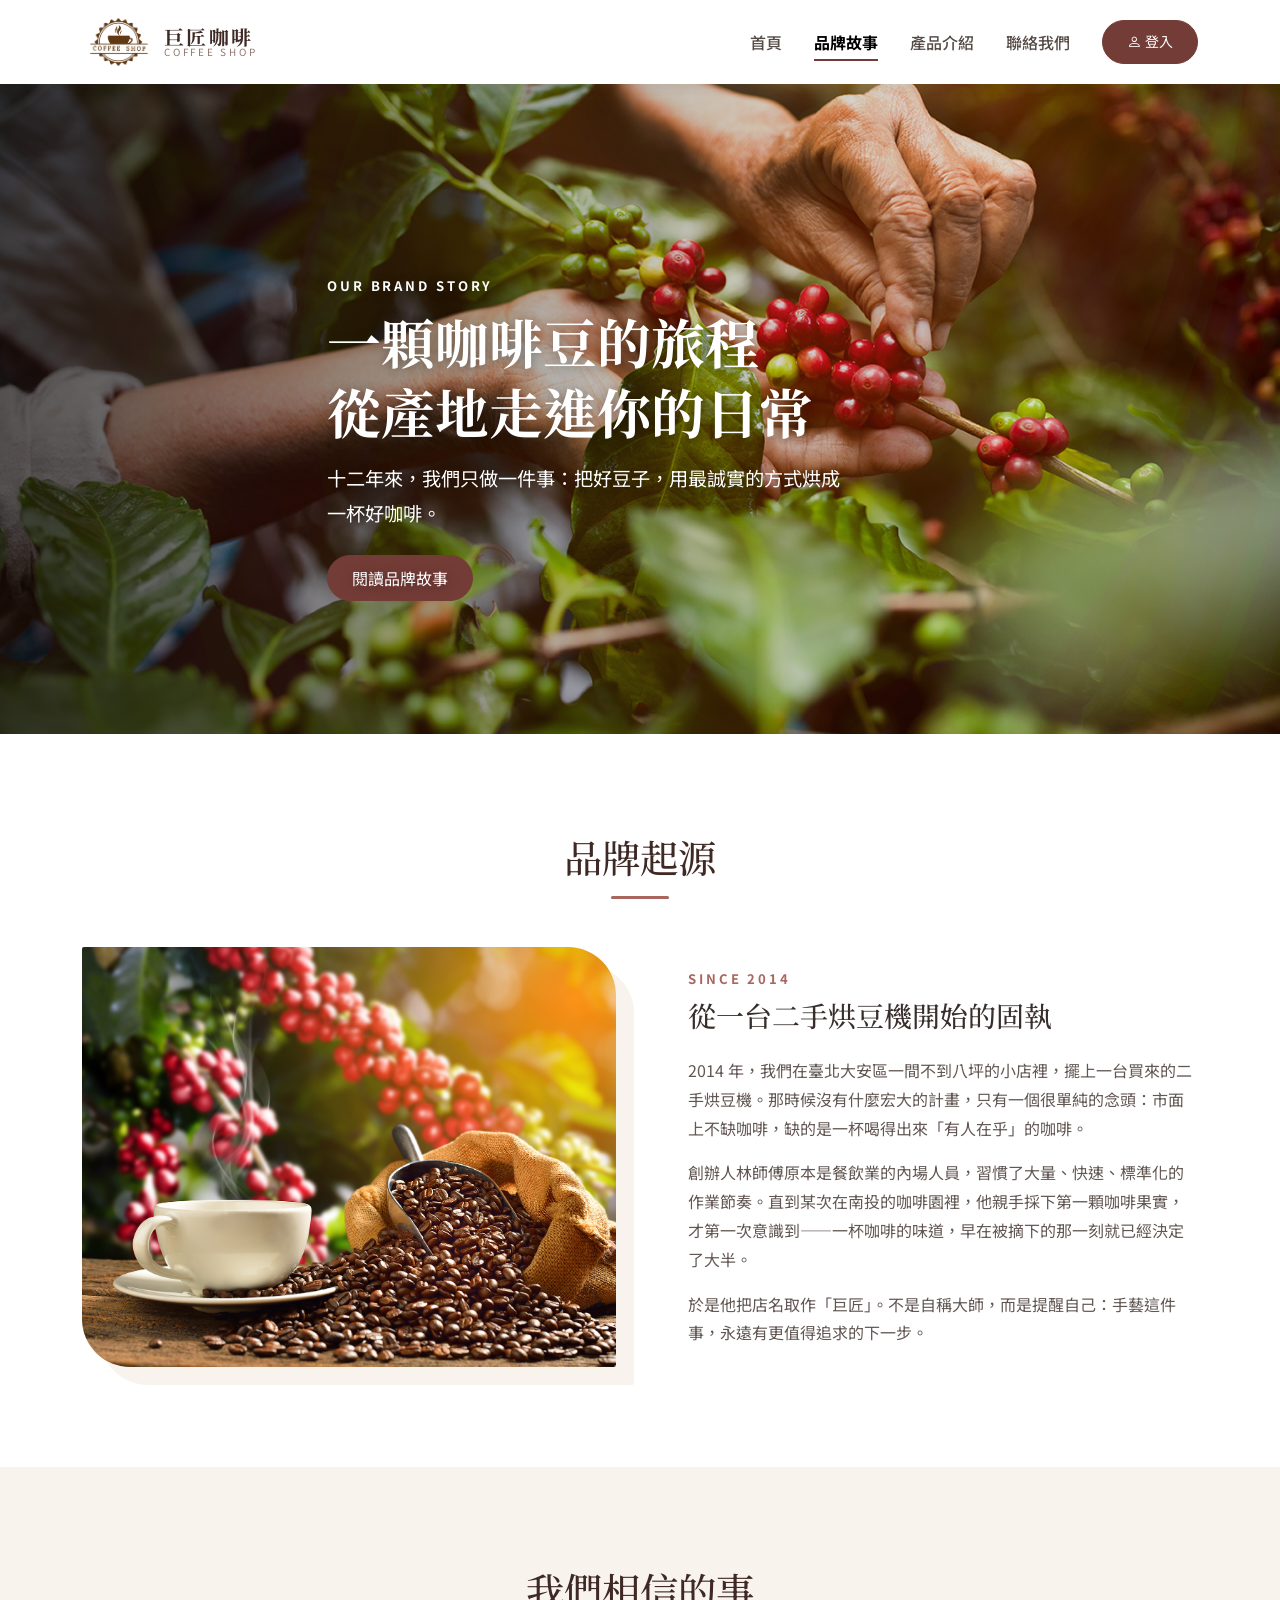
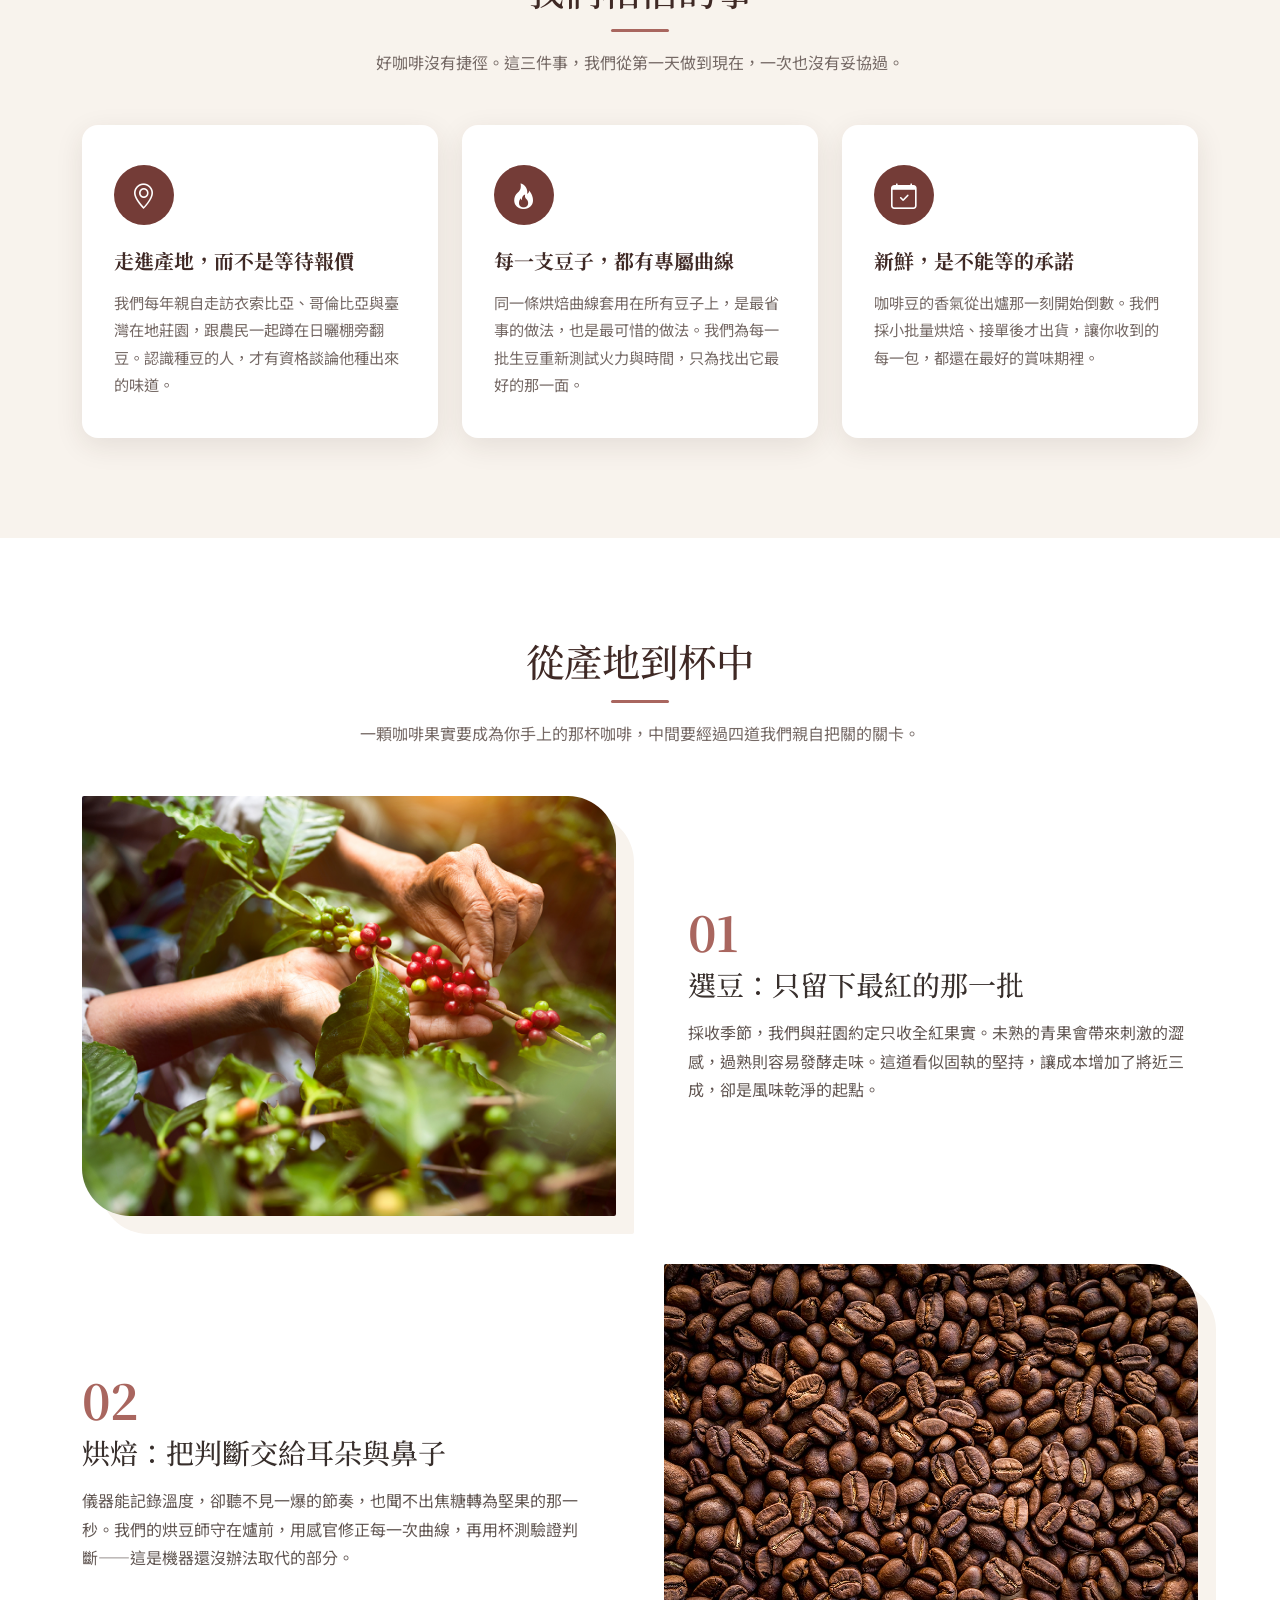
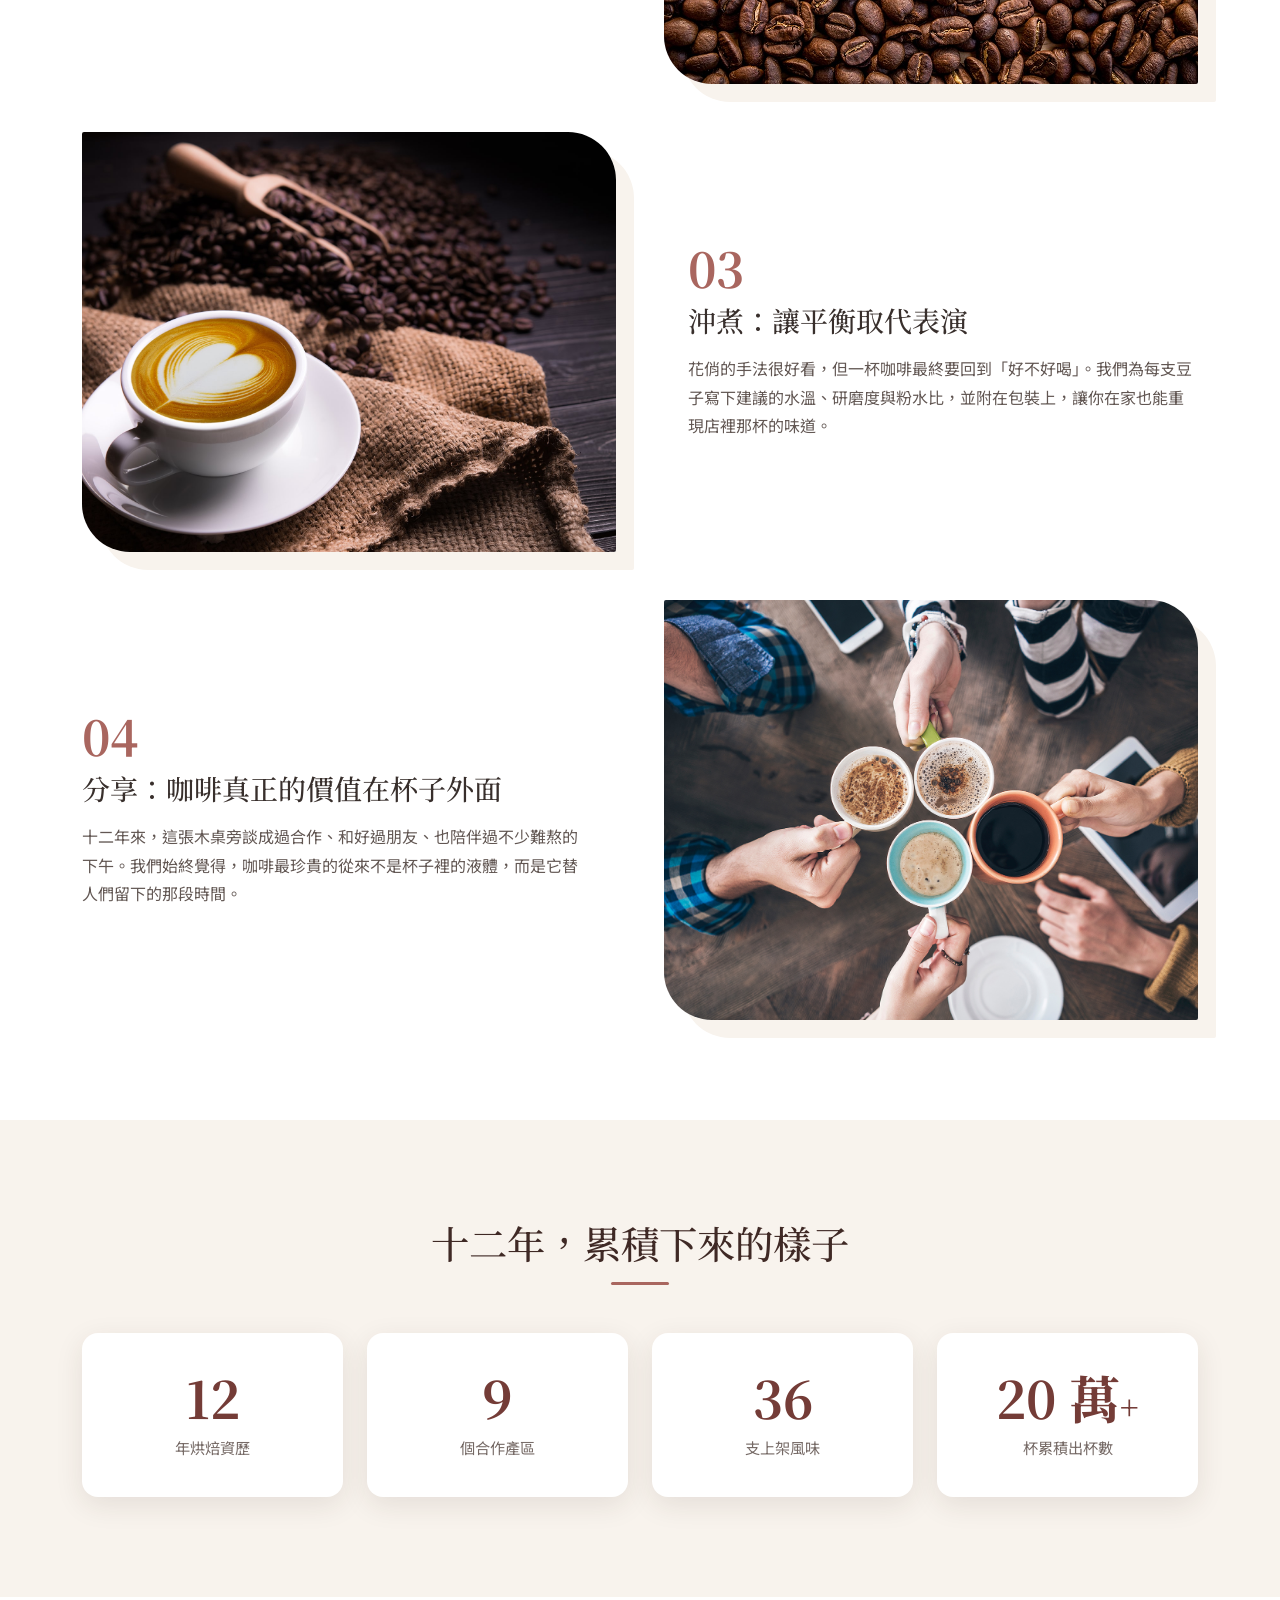
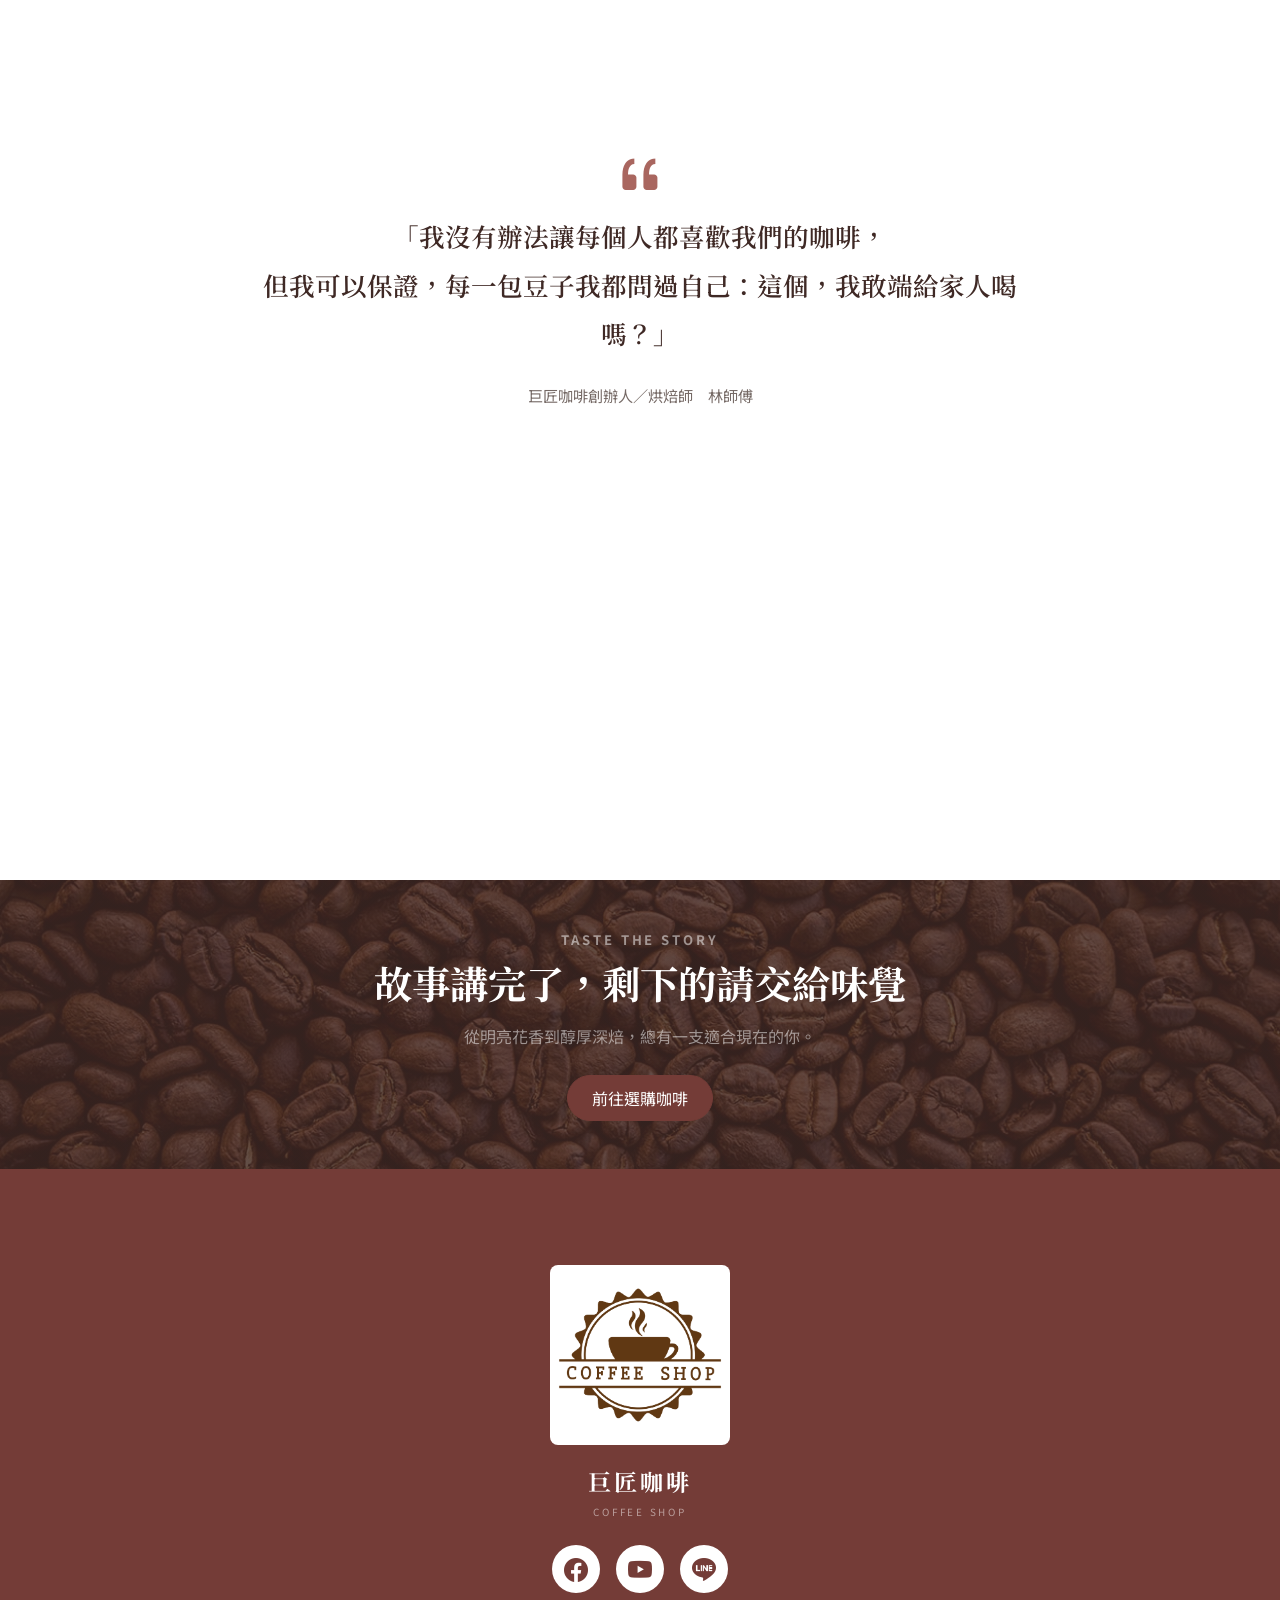
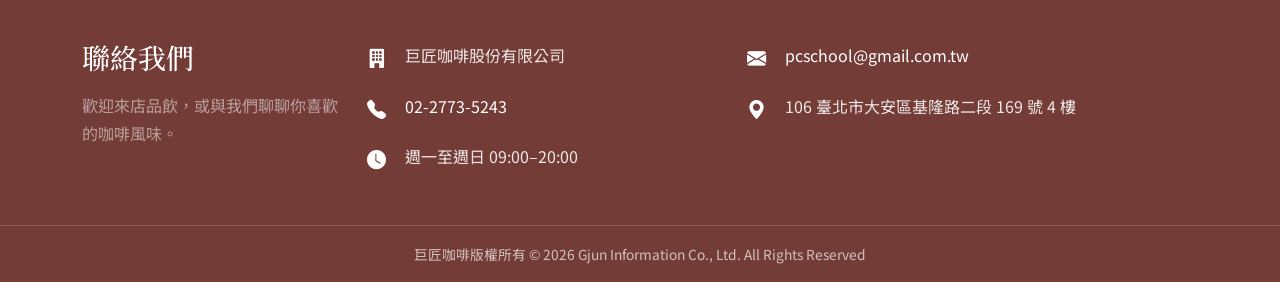
<file: about.html>
<!doctype html>
<html lang="zh-Hant">
<head>
  <meta charset="utf-8">
  <meta name="viewport" content="width=device-width, initial-scale=1">
  <meta name="description" content="巨匠咖啡品牌故事：從一台二手烘豆機開始，堅持產地直採、每日新鮮烘焙，讓每一杯咖啡都成為生活裡的小小儀式。">
  <title>品牌故事｜巨匠咖啡，測試</title>

  <link href="css/bootstrap.min.css" rel="stylesheet">
  <link href="https://cdn.jsdelivr.net/npm/bootstrap-icons@1.11.3/font/bootstrap-icons.min.css" rel="stylesheet">
  <link rel="preconnect" href="https://fonts.googleapis.com">
  <link rel="preconnect" href="https://fonts.gstatic.com" crossorigin>
  <link href="https://fonts.googleapis.com/css2?family=Noto+Sans+TC:wght@400;500;600;700&family=Noto+Serif+TC:wght@600;700&display=swap" rel="stylesheet">
  <link href="css/style.css" rel="stylesheet">
  <!-- 以下為Google Tag Manager -->
  <script>(function(w,d,s,l,i){w[l]=w[l]||[];w[l].push({'gtm.start':
  new Date().getTime(),event:'gtm.js'});var f=d.getElementsByTagName(s)[0],
  j=d.createElement(s),dl=l!='dataLayer'?'&l='+l:'';j.async=true;j.src=
  'https://www.googletagmanager.com/gtm.js?id='+i+dl;f.parentNode.insertBefore(j,f);
  })(window,document,'script','dataLayer','GTM-WX7RKZPX');</script>
  <!-- End Google Tag Manager -->
</head>

<body id="top">
  <!-- 以下為Google Tag Manager (noscript) -->
  <noscript><iframe src="https://www.googletagmanager.com/ns.html?id=GTM-WX7RKZPX"
  height="0" width="0" style="display:none;visibility:hidden"></iframe></noscript>
  <!-- End Google Tag Manager (noscript) -->
  <nav class="navbar navbar-expand-lg sticky-top" aria-label="主要導覽">
    <div class="container">
      <a class="navbar-brand d-flex align-items-center gap-2" href="index.html" aria-label="巨匠咖啡首頁">
        <img class="brand-logo" src="images/logo.png" alt="Coffee Shop 品牌標誌">
        <span>
          <span class="brand-name d-block">巨匠咖啡</span>
          <span class="brand-subtitle d-block">COFFEE SHOP</span>
        </span>
      </a>

      <button class="navbar-toggler border-0 shadow-none" type="button" data-bs-toggle="collapse" data-bs-target="#mainNav" aria-controls="mainNav" aria-expanded="false" aria-label="切換導覽選單">
        <span class="navbar-toggler-icon"></span>
      </button>

      <div class="collapse navbar-collapse" id="mainNav">
        <ul class="navbar-nav ms-auto align-items-lg-center">
          <li class="nav-item"><a class="nav-link" href="index.html">首頁</a></li>
          <li class="nav-item"><a class="nav-link active" href="about.html" aria-current="page">品牌故事</a></li>
          <li class="nav-item"><a class="nav-link" href="index.html#products">產品介紹</a></li>
          <li class="nav-item"><a class="nav-link" href="index.html#contact">聯絡我們</a></li>
          <li class="nav-item ms-lg-3"><a class="btn btn-coffee btn-sm px-4" href="index.html#contact"><i class="bi bi-person me-1"></i>登入</a></li>
        </ul>
      </div>
    </div>
  </nav>

  <header>
    <div class="hero-slide" style="background-image:url('images/img-3.jpeg')">
      <div class="container hero-copy">
        <div class="eyebrow text-white mb-2">OUR BRAND STORY</div>
        <h1>一顆咖啡豆的旅程<br>從產地走進你的日常</h1>
        <p class="mt-3 mb-4">十二年來，我們只做一件事：把好豆子，用最誠實的方式烘成一杯好咖啡。</p>
        <a href="#origin" class="btn btn-coffee">閱讀品牌故事</a>
      </div>
    </div>
  </header>

  <main>
    <section id="origin" class="section-space">
      <div class="container">
        <h2 class="section-title">品牌起源</h2>
        <div class="row align-items-center g-5">
          <div class="col-lg-6">
            <img class="about-image" src="images/img-5.jpeg" alt="咖啡杯、咖啡豆與成熟咖啡果實">
          </div>
          <div class="col-lg-6 about-copy ps-lg-5">
            <div class="eyebrow mb-2">SINCE 2014</div>
            <h3 class="mb-4">從一台二手烘豆機開始的固執</h3>
            <p>2014 年，我們在臺北大安區一間不到八坪的小店裡，擺上一台買來的二手烘豆機。那時候沒有什麼宏大的計畫，只有一個很單純的念頭：市面上不缺咖啡，缺的是一杯喝得出來「有人在乎」的咖啡。</p>
            <p>創辦人林師傅原本是餐飲業的內場人員，習慣了大量、快速、標準化的作業節奏。直到某次在南投的咖啡園裡，他親手採下第一顆咖啡果實，才第一次意識到——一杯咖啡的味道，早在被摘下的那一刻就已經決定了大半。</p>
            <p class="mb-0">於是他把店名取作「巨匠」。不是自稱大師，而是提醒自己：手藝這件事，永遠有更值得追求的下一步。</p>
          </div>
        </div>
      </div>
    </section>

    <section id="belief" class="section-space section-cream">
      <div class="container">
        <h2 class="section-title">我們相信的事</h2>
        <p class="section-lead">好咖啡沒有捷徑。這三件事，我們從第一天做到現在，一次也沒有妥協過。</p>
        <div class="row g-4">
          <div class="col-md-6 col-lg-4">
            <article class="value-card h-100">
              <span class="value-icon"><i class="bi bi-geo-alt"></i></span>
              <h3 class="h5">走進產地，而不是等待報價</h3>
              <p class="mb-0">我們每年親自走訪衣索比亞、哥倫比亞與臺灣在地莊園，跟農民一起蹲在日曬棚旁翻豆。認識種豆的人，才有資格談論他種出來的味道。</p>
            </article>
          </div>
          <div class="col-md-6 col-lg-4">
            <article class="value-card h-100">
              <span class="value-icon"><i class="bi bi-fire"></i></span>
              <h3 class="h5">每一支豆子，都有專屬曲線</h3>
              <p class="mb-0">同一條烘焙曲線套用在所有豆子上，是最省事的做法，也是最可惜的做法。我們為每一批生豆重新測試火力與時間，只為找出它最好的那一面。</p>
            </article>
          </div>
          <div class="col-md-6 col-lg-4">
            <article class="value-card h-100">
              <span class="value-icon"><i class="bi bi-calendar-check"></i></span>
              <h3 class="h5">新鮮，是不能等的承諾</h3>
              <p class="mb-0">咖啡豆的香氣從出爐那一刻開始倒數。我們採小批量烘焙、接單後才出貨，讓你收到的每一包，都還在最好的賞味期裡。</p>
            </article>
          </div>
        </div>
      </div>
    </section>

    <section id="journey" class="section-space">
      <div class="container">
        <h2 class="section-title">從產地到杯中</h2>
        <p class="section-lead">一顆咖啡果實要成為你手上的那杯咖啡，中間要經過四道我們親自把關的關卡。</p>

        <div class="row align-items-center g-5 mb-5">
          <div class="col-lg-6">
            <img class="about-image" src="images/img-3.jpeg" alt="採收成熟咖啡果實的雙手">
          </div>
          <div class="col-lg-6 about-copy ps-lg-5">
            <div class="journey-step">01</div>
            <h3 class="mb-3">選豆：只留下最紅的那一批</h3>
            <p class="mb-0">採收季節，我們與莊園約定只收全紅果實。未熟的青果會帶來刺激的澀感，過熟則容易發酵走味。這道看似固執的堅持，讓成本增加了將近三成，卻是風味乾淨的起點。</p>
          </div>
        </div>

        <div class="row align-items-center g-5 flex-lg-row-reverse mb-5">
          <div class="col-lg-6">
            <img class="about-image" src="images/img-1.jpeg" alt="剛烘焙完成的咖啡豆">
          </div>
          <div class="col-lg-6 about-copy pe-lg-5">
            <div class="journey-step">02</div>
            <h3 class="mb-3">烘焙：把判斷交給耳朵與鼻子</h3>
            <p class="mb-0">儀器能記錄溫度，卻聽不見一爆的節奏，也聞不出焦糖轉為堅果的那一秒。我們的烘豆師守在爐前，用感官修正每一次曲線，再用杯測驗證判斷——這是機器還沒辦法取代的部分。</p>
          </div>
        </div>

        <div class="row align-items-center g-5 mb-5">
          <div class="col-lg-6">
            <img class="about-image" src="images/img-4.jpeg" alt="專業沖煮的拉花咖啡">
          </div>
          <div class="col-lg-6 about-copy ps-lg-5">
            <div class="journey-step">03</div>
            <h3 class="mb-3">沖煮：讓平衡取代表演</h3>
            <p class="mb-0">花俏的手法很好看，但一杯咖啡最終要回到「好不好喝」。我們為每支豆子寫下建議的水溫、研磨度與粉水比，並附在包裝上，讓你在家也能重現店裡那杯的味道。</p>
          </div>
        </div>

        <div class="row align-items-center g-5 flex-lg-row-reverse">
          <div class="col-lg-6">
            <img class="about-image" src="images/img-2.jpeg" alt="朋友聚在一起分享咖啡">
          </div>
          <div class="col-lg-6 about-copy pe-lg-5">
            <div class="journey-step">04</div>
            <h3 class="mb-3">分享：咖啡真正的價值在杯子外面</h3>
            <p class="mb-0">十二年來，這張木桌旁談成過合作、和好過朋友、也陪伴過不少難熬的下午。我們始終覺得，咖啡最珍貴的從來不是杯子裡的液體，而是它替人們留下的那段時間。</p>
          </div>
        </div>
      </div>
    </section>

    <section id="numbers" class="section-space section-cream">
      <div class="container">
        <h2 class="section-title">十二年，累積下來的樣子</h2>
        <div class="row g-4 text-center">
          <div class="col-6 col-lg-3">
            <div class="stat-card h-100">
              <div class="stat-number">12</div>
              <div class="stat-label">年烘焙資歷</div>
            </div>
          </div>
          <div class="col-6 col-lg-3">
            <div class="stat-card h-100">
              <div class="stat-number">9</div>
              <div class="stat-label">個合作產區</div>
            </div>
          </div>
          <div class="col-6 col-lg-3">
            <div class="stat-card h-100">
              <div class="stat-number">36</div>
              <div class="stat-label">支上架風味</div>
            </div>
          </div>
          <div class="col-6 col-lg-3">
            <div class="stat-card h-100">
              <div class="stat-number">20 萬<span class="stat-plus">+</span></div>
              <div class="stat-label">杯累積出杯數</div>
            </div>
          </div>
        </div>
      </div>
    </section>

    <section id="promise" class="section-space">
      <div class="container">
        <blockquote class="brand-quote">
          <i class="bi bi-quote"></i>
          <p>「我沒有辦法讓每個人都喜歡我們的咖啡，<br>但我可以保證，每一包豆子我都問過自己：這個，我敢端給家人喝嗎？」</p>
          <div class="brand-quote-author">巨匠咖啡創辦人／烘焙師　林師傅</div>
          <div>
            <iframe width="560" height="315" src="https://www.youtube.com/embed/GS2yZ1bdsKs?si=LkDVFWLYEgKE5cgJ&enablejsapi=1" title="YouTube video player" frameborder="0" allow="accelerometer; autoplay; clipboard-write; encrypted-media; gyroscope; picture-in-picture; web-share" referrerpolicy="strict-origin-when-cross-origin" allowfullscreen></iframe>
          </div>
        </blockquote>
      </div>
    </section>

    <section class="cta-band text-center">
      <div class="container py-5">
        <div class="eyebrow text-white-50 mb-2">TASTE THE STORY</div>
        <h2 class="text-white mb-3">故事講完了，剩下的請交給味覺</h2>
        <p class="text-white-50 mb-4">從明亮花香到醇厚深焙，總有一支適合現在的你。</p>
        <a href="index.html#products" class="btn btn-coffee">前往選購咖啡</a>
      </div>
    </section>
  </main>

  <footer id="contact" class="pt-5">
    <div class="container py-5">
      <div class="footer-logo text-center mb-5">
        <img class="footer-logo-image" src="images/logo.png" alt="Coffee Shop 品牌標誌">
        <div class="brand-name mt-3">巨匠咖啡</div>
        <div class="brand-subtitle text-white-50">COFFEE SHOP</div>
        <div class="d-flex justify-content-center gap-3 mt-4">
          <a class="social-link" href="https://www.facebook.com/drakelin2019" target="_blank" rel="noopener noreferrer" aria-label="Facebook（另開新視窗）"><i class="bi bi-facebook"></i></a>
          <a class="social-link" href="https://www.youtube.com/@%E9%98%BF%E4%B8%80%E8%80%81%E5%B8%AB%E5%B0%8F%E6%95%99%E5%AE%A4" target="_blank" rel="noopener noreferrer" aria-label="YouTube（另開新視窗）"><i class="bi bi-youtube"></i></a>
          <a class="social-link" href="https://lin.ee/rV9hcdt" target="_blank" rel="noopener noreferrer" aria-label="LINE（另開新視窗）"><i class="bi bi-line"></i></a>
        </div>
      </div>

      <div class="row justify-content-center align-items-start g-4 footer-info">
        <div class="col-lg-3 text-center text-lg-start">
          <h2 class="h3 text-white mb-3">聯絡我們</h2>
          <p class="mb-0 text-white-50">歡迎來店品飲，或與我們聊聊你喜歡的咖啡風味。</p>
        </div>
        <div class="col-md-5 col-lg-4">
          <div class="d-flex mb-3"><i class="bi bi-building-fill me-2"></i><span>巨匠咖啡股份有限公司</span></div>
          <div class="d-flex mb-3"><i class="bi bi-telephone-fill me-2"></i><a class="text-white text-decoration-none" href="tel:0227735243">02-2773-5243</a></div>
          <div class="d-flex"><i class="bi bi-clock-fill me-2"></i><span>週一至週日 09:00–20:00</span></div>
        </div>
        <div class="col-md-5 col-lg-5">
          <div class="d-flex mb-3"><i class="bi bi-envelope-fill me-2"></i><a class="text-white text-decoration-none" href="mailto:pcschool@gmail.com.tw">pcschool@gmail.com.tw</a></div>
          <div class="d-flex"><i class="bi bi-geo-alt-fill me-2"></i><span>106 臺北市大安區基隆路二段 169 號 4 樓</span></div>
        </div>
      </div>
    </div>

    <div class="copyright text-center py-3 px-3">
      巨匠咖啡版權所有 © <span id="currentYear"></span> Gjun Information Co., Ltd. All Rights Reserved
    </div>
  </footer>

  <a id="backToTop" href="#top" aria-label="回到頁面頂端"><i class="bi bi-arrow-up"></i></a>

  <script src="js/bootstrap.bundle.min.js"></script>
  <script>
    const backToTop = document.getElementById("backToTop");
    const mainNav = document.getElementById("mainNav");

    document.getElementById("currentYear").textContent = new Date().getFullYear();

    window.addEventListener("scroll", () => {
      backToTop.classList.toggle("show", window.scrollY > 420);
    });

    document.querySelectorAll("#mainNav .nav-link, #mainNav .btn").forEach((link) => {
      link.addEventListener("click", () => {
        const collapse = bootstrap.Collapse.getInstance(mainNav);
        if (collapse) collapse.hide();
      });
    });
  </script>
  <script src="js/script.js"></script>
</body>
</html>
</file>
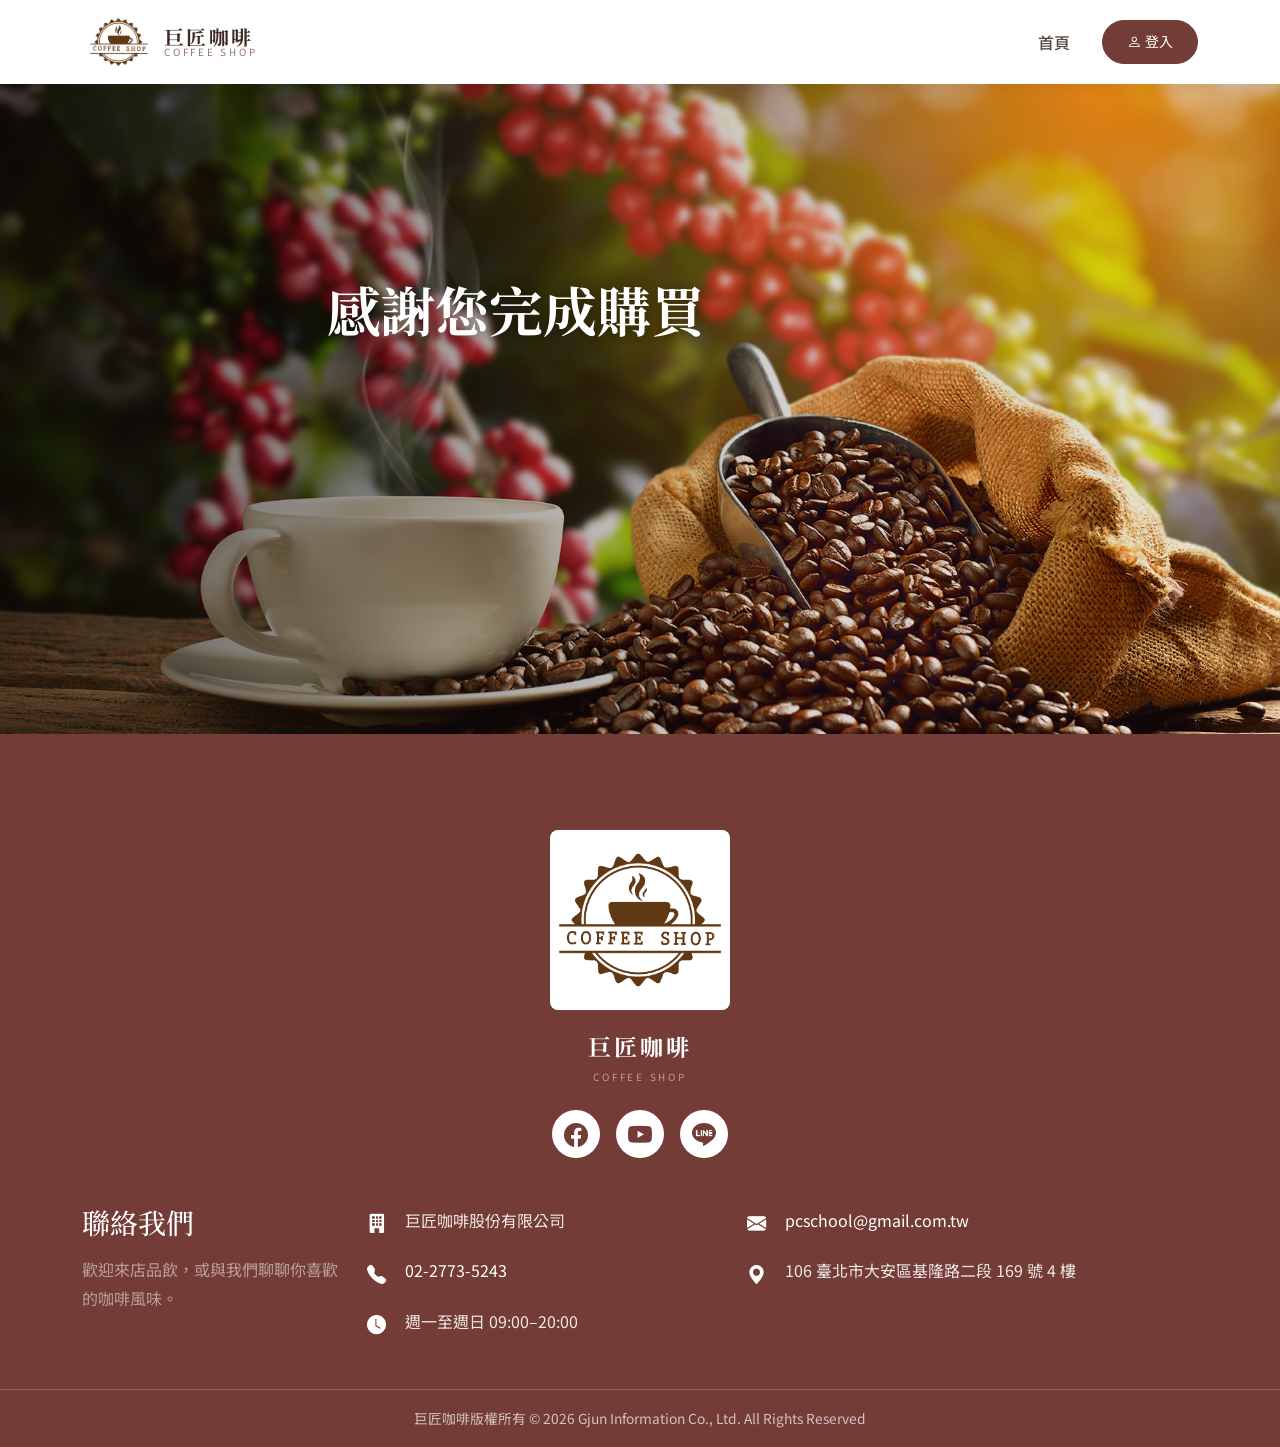
<file: goal.html>
<!doctype html>
<html lang="zh-Hant">
<head>
  <meta charset="utf-8">
  <meta name="viewport" content="width=device-width, initial-scale=1">
  <meta name="description" content="巨匠咖啡，以專業烘焙工法呈現每一顆咖啡豆最純粹的風味。">
  <title>巨匠咖啡｜品嚐每一口烘焙味，測試</title>

  <link href="css/bootstrap.min.css" rel="stylesheet">
  <link href="https://cdn.jsdelivr.net/npm/bootstrap-icons@1.11.3/font/bootstrap-icons.min.css" rel="stylesheet">
  <link rel="preconnect" href="https://fonts.googleapis.com">
  <link rel="preconnect" href="https://fonts.gstatic.com" crossorigin>
  <link href="https://fonts.googleapis.com/css2?family=Noto+Sans+TC:wght@400;500;600;700&family=Noto+Serif+TC:wght@600;700&display=swap" rel="stylesheet">
  <link href="css/style.css" rel="stylesheet">
  <!-- 以下為Google Tag Manager -->
  <script>(function(w,d,s,l,i){w[l]=w[l]||[];w[l].push({'gtm.start':
  new Date().getTime(),event:'gtm.js'});var f=d.getElementsByTagName(s)[0],
  j=d.createElement(s),dl=l!='dataLayer'?'&l='+l:'';j.async=true;j.src=
  'https://www.googletagmanager.com/gtm.js?id='+i+dl;f.parentNode.insertBefore(j,f);
  })(window,document,'script','dataLayer','GTM-WX7RKZPX');</script>
  <!-- End Google Tag Manager -->
</head>

<body id="top">
  <!-- 以下為Google Tag Manager (noscript) -->
  <noscript><iframe src="https://www.googletagmanager.com/ns.html?id=GTM-WX7RKZPX"
  height="0" width="0" style="display:none;visibility:hidden"></iframe></noscript>
  <!-- End Google Tag Manager (noscript) -->
  <nav class="navbar navbar-expand-lg sticky-top" aria-label="主要導覽">
    <div class="container">
      <a class="navbar-brand d-flex align-items-center gap-2" href="index.html" aria-label="巨匠咖啡首頁">
        <img class="brand-logo" src="images/logo.png" alt="Coffee Shop 品牌標誌">
        <span>
          <span class="brand-name d-block">巨匠咖啡</span>
          <span class="brand-subtitle d-block">COFFEE SHOP</span>
        </span>
      </a>

      <button class="navbar-toggler border-0 shadow-none" type="button" data-bs-toggle="collapse" data-bs-target="#mainNav" aria-controls="mainNav" aria-expanded="false" aria-label="切換導覽選單">
        <span class="navbar-toggler-icon"></span>
      </button>

      <div class="collapse navbar-collapse" id="mainNav">
        <ul class="navbar-nav ms-auto align-items-lg-center">
          <li class="nav-item"><a class="nav-link" href="index.html">首頁</a></li>
          <li class="nav-item ms-lg-3"><a class="btn btn-coffee btn-sm px-4" href="index.html#contact"><i class="bi bi-person me-1"></i>登入</a></li>
        </ul>
      </div>
    </div>
  </nav>

  <header>
    <div id="coffeeCarousel" class="carousel slide carousel-fade">
      <div class="carousel-inner">
        <div class="carousel-item active">
          <div class="hero-slide" style="background-image:url('images/img-5.jpeg')">
            <div class="container hero-copy">
              <h1>感謝您完成購買</h1>
            </div>
          </div>
        </div>
      </div>
    </div>
  </header>

  <footer id="contact" class="pt-5">
    <div class="container py-5">
      <div class="footer-logo text-center mb-5">
        <img class="footer-logo-image" src="images/logo.png" alt="Coffee Shop 品牌標誌">
        <div class="brand-name mt-3">巨匠咖啡</div>
        <div class="brand-subtitle text-white-50">COFFEE SHOP</div>
        <div class="d-flex justify-content-center gap-3 mt-4">
          <a class="social-link" href="https://www.facebook.com/drakelin2019" target="_blank" rel="noopener noreferrer" aria-label="Facebook（另開新視窗）"><i class="bi bi-facebook"></i></a>
          <a class="social-link" href="https://www.youtube.com/@%E9%98%BF%E4%B8%80%E8%80%81%E5%B8%AB%E5%B0%8F%E6%95%99%E5%AE%A4" target="_blank" rel="noopener noreferrer" aria-label="YouTube（另開新視窗）"><i class="bi bi-youtube"></i></a>
          <a class="social-link" href="https://lin.ee/rV9hcdt" target="_blank" rel="noopener noreferrer" aria-label="LINE（另開新視窗）"><i class="bi bi-line"></i></a>
        </div>
      </div>

      <div class="row justify-content-center align-items-start g-4 footer-info">
        <div class="col-lg-3 text-center text-lg-start">
          <h2 class="h3 text-white mb-3">聯絡我們</h2>
          <p class="mb-0 text-white-50">歡迎來店品飲，或與我們聊聊你喜歡的咖啡風味。</p>
        </div>
        <div class="col-md-5 col-lg-4">
          <div class="d-flex mb-3"><i class="bi bi-building-fill me-2"></i><span>巨匠咖啡股份有限公司</span></div>
          <div class="d-flex mb-3"><i class="bi bi-telephone-fill me-2"></i><a class="text-white text-decoration-none" href="tel:0227735243">02-2773-5243</a></div>
          <div class="d-flex"><i class="bi bi-clock-fill me-2"></i><span>週一至週日 09:00–20:00</span></div>
        </div>
        <div class="col-md-5 col-lg-5">
          <div class="d-flex mb-3"><i class="bi bi-envelope-fill me-2"></i><a class="text-white text-decoration-none" href="mailto:pcschool@gmail.com.tw">pcschool@gmail.com.tw</a></div>
          <div class="d-flex"><i class="bi bi-geo-alt-fill me-2"></i><span>106 臺北市大安區基隆路二段 169 號 4 樓</span></div>
        </div>
      </div>
    </div>

    <div class="copyright text-center py-3 px-3">
      巨匠咖啡版權所有 © <span id="currentYear"></span> Gjun Information Co., Ltd. All Rights Reserved
    </div>
  </footer>

  <a id="backToTop" href="#top" aria-label="回到頁面頂端"><i class="bi bi-arrow-up"></i></a>

  <script src="js/bootstrap.bundle.min.js"></script>
  <script>
    const backToTop = document.getElementById("backToTop");
    const mainNav = document.getElementById("mainNav");

    document.getElementById("currentYear").textContent = new Date().getFullYear();

    window.addEventListener("scroll", () => {
      backToTop.classList.toggle("show", window.scrollY > 420);
    });

    document.querySelectorAll("#mainNav .nav-link, #mainNav .btn").forEach((link) => {
      link.addEventListener("click", () => {
        const collapse = bootstrap.Collapse.getInstance(mainNav);
        if (collapse) collapse.hide();
      });
    });
  </script>
  <script src="js/script.js"></script>
</body>
</html>
</file>
<file: css/style.css>
:root {
  --coffee: #743c37;
  --coffee-dark: #3f2925;
  --coffee-light: #a9665f;
  --cream: #f8f3ed;
  --ink: #382f2c;
}

html { scroll-behavior: smooth; }

body {
  color: var(--ink);
  font-family: "Noto Sans TC", sans-serif;
  line-height: 1.8;
  background: #fff;
}

h1, h2, h3, .brand-name {
  font-family: "Noto Serif TC", serif;
}

section { scroll-margin-top: 80px; }

.navbar {
  min-height: 82px;
  background: rgba(255, 255, 255, .96);
  box-shadow: 0 2px 12px rgba(41, 27, 22, .08);
  backdrop-filter: blur(8px);
}

.navbar-brand {
  color: var(--coffee-dark);
  line-height: 1.05;
}

.brand-logo {
  width: 74px;
  height: 58px;
  object-fit: contain;
}

.brand-name {
  font-weight: 700;
  letter-spacing: .12em;
}

.brand-subtitle {
  font-size: .62rem;
  letter-spacing: .28em;
  color: #92766f;
}

.nav-link {
  color: #554b47;
  font-weight: 500;
  padding-inline: 1rem !important;
  position: relative;
}

.nav-link::after {
  content: "";
  position: absolute;
  left: 1rem;
  right: 1rem;
  bottom: 3px;
  height: 2px;
  background: var(--coffee);
  transform: scaleX(0);
  transition: transform .25s ease;
}

.nav-link:hover,
.nav-link:focus { color: var(--coffee); }

.nav-link:hover::after,
.nav-link:focus::after { transform: scaleX(1); }

.nav-link.active {
  color: var(--coffee);
  font-weight: 700;
}

.nav-link.active::after { transform: scaleX(1); }

.hero-slide {
  height: clamp(420px, 55vw, 650px);
  background-position: center;
  background-size: cover;
  position: relative;
}

.hero-slide::before {
  content: "";
  position: absolute;
  inset: 0;
  background: linear-gradient(90deg, rgba(20, 13, 8, .68) 0%, rgba(20, 13, 8, .2) 58%, rgba(20, 13, 8, .08) 100%);
}

.hero-copy {
  position: relative;
  z-index: 1;
  max-width: 650px;
  color: #fff;
  padding-top: clamp(110px, 16vw, 190px);
  text-shadow: 0 2px 12px rgba(0, 0, 0, .35);
}

.hero-copy h1 {
  font-size: clamp(2rem, 4.2vw, 4rem);
  font-weight: 700;
  line-height: 1.3;
}

.hero-copy p {
  max-width: 520px;
  font-size: clamp(1rem, 1.5vw, 1.2rem);
}

.carousel-indicators [data-bs-target] {
  width: 28px;
  height: 4px;
  border: 0;
  border-radius: 10px;
}

.btn-coffee {
  --bs-btn-color: #fff;
  --bs-btn-bg: var(--coffee);
  --bs-btn-border-color: var(--coffee);
  --bs-btn-hover-color: #fff;
  --bs-btn-hover-bg: var(--coffee-dark);
  --bs-btn-hover-border-color: var(--coffee-dark);
  padding: .65rem 1.5rem;
  border-radius: 50rem;
}

.section-space { padding: 100px 0; }

.section-title {
  margin-bottom: 3rem;
  text-align: center;
  font-size: clamp(1.8rem, 3vw, 2.6rem);
  color: var(--coffee-dark);
}

.section-title::after {
  content: "";
  display: block;
  width: 58px;
  height: 3px;
  margin: 16px auto 0;
  background: var(--coffee-light);
  border-radius: 99px;
}

.about-image {
  width: 100%;
  min-height: 420px;
  object-fit: cover;
  border-radius: 2px 48px 2px 48px;
  box-shadow: 18px 18px 0 var(--cream);
}

.about-copy p { color: #625753; }

.eyebrow {
  color: var(--coffee-light);
  font-size: .82rem;
  font-weight: 700;
  letter-spacing: .22em;
}

#products { background: var(--cream); }

.product-card {
  height: 100%;
  overflow: hidden;
  border: 0;
  border-radius: 16px;
  box-shadow: 0 8px 28px rgba(61, 39, 33, .12);
  transition: transform .3s ease, box-shadow .3s ease;
}

.product-card:hover {
  transform: translateY(-8px);
  box-shadow: 0 16px 38px rgba(61, 39, 33, .18);
}

.product-card img {
  height: 220px;
  object-fit: cover;
  transition: transform .45s ease;
}

.product-card:hover img { transform: scale(1.05); }

.product-card .card-title {
  color: var(--coffee-dark);
  font-weight: 700;
}

.product-card .card-text {
  color: #756965;
  font-size: .95rem;
}

/* 以下為品牌故事頁 about.html 專用樣式 */

.section-cream { background: var(--cream); }

.section-lead {
  max-width: 640px;
  margin: -2rem auto 3rem;
  text-align: center;
  color: #756965;
}

.value-card {
  padding: 2.5rem 2rem;
  background: #fff;
  border-radius: 16px;
  box-shadow: 0 8px 28px rgba(61, 39, 33, .1);
  transition: transform .3s ease, box-shadow .3s ease;
}

.value-card:hover {
  transform: translateY(-8px);
  box-shadow: 0 16px 38px rgba(61, 39, 33, .18);
}

.value-icon {
  display: grid;
  place-items: center;
  width: 60px;
  height: 60px;
  margin-bottom: 1.5rem;
  color: #fff;
  font-size: 1.6rem;
  background: var(--coffee);
  border-radius: 50%;
}

.value-card h3 {
  margin-bottom: 1rem;
  color: var(--coffee-dark);
  font-weight: 700;
}

.value-card p {
  color: #756965;
  font-size: .95rem;
}

.journey-step {
  margin-bottom: .75rem;
  color: var(--coffee-light);
  font-family: "Noto Serif TC", serif;
  font-size: 3rem;
  font-weight: 700;
  line-height: 1;
}

.stat-card {
  padding: 2.25rem 1rem;
  background: #fff;
  border-radius: 16px;
  box-shadow: 0 8px 28px rgba(61, 39, 33, .1);
}

.stat-number {
  color: var(--coffee);
  font-family: "Noto Serif TC", serif;
  font-size: clamp(2.2rem, 4vw, 3.2rem);
  font-weight: 700;
  line-height: 1.1;
}

.stat-plus { font-size: .6em; }

.stat-label {
  margin-top: .5rem;
  color: #756965;
  font-size: .95rem;
}

.brand-quote {
  max-width: 820px;
  margin: 0 auto;
  padding: 3rem 2rem;
  text-align: center;
}

.brand-quote .bi-quote {
  display: block;
  margin-bottom: .5rem;
  color: var(--coffee-light);
  font-size: 3.5rem;
  line-height: 1;
}

.brand-quote p {
  color: var(--coffee-dark);
  font-family: "Noto Serif TC", serif;
  font-size: clamp(1.15rem, 2vw, 1.6rem);
  font-weight: 600;
  line-height: 1.9;
}

.brand-quote-author {
  margin-top: 1.5rem;
  color: #756965;
  font-size: .95rem;
}

.cta-band {
  background: linear-gradient(rgba(63, 41, 37, .82), rgba(63, 41, 37, .82)), url("../images/img-1.jpeg") center/cover;
}

.cta-band h2 {
  font-size: clamp(1.6rem, 3vw, 2.4rem);
  font-weight: 700;
}

footer {
  color: rgba(255, 255, 255, .88);
  background: var(--coffee);
}

.footer-logo-image {
  width: 180px;
  max-width: 100%;
  padding: 8px;
  background: #fff;
  border-radius: 8px;
}

.footer-logo .brand-name {
  color: #fff;
  font-size: 1.45rem;
}

.social-link {
  width: 48px;
  height: 48px;
  display: inline-grid;
  place-items: center;
  color: var(--coffee);
  background: #fff;
  border-radius: 50%;
  font-size: 1.5rem;
  transition: transform .25s ease, background .25s ease;
}

.social-link:hover {
  color: var(--coffee-dark);
  background: #f5e7e2;
  transform: translateY(-4px);
}

.footer-info i {
  width: 30px;
  color: #fff;
  font-size: 1.2rem;
}

.copyright {
  color: rgba(255, 255, 255, .68);
  border-top: 1px solid rgba(255, 255, 255, .18);
  font-size: .86rem;
}

#backToTop {
  position: fixed;
  right: 24px;
  bottom: 24px;
  z-index: 1030;
  width: 52px;
  height: 52px;
  display: none;
  place-items: center;
  color: #fff;
  background: var(--coffee);
  border: 3px solid #fff;
  border-radius: 50%;
  box-shadow: 0 6px 18px rgba(0, 0, 0, .2);
  font-size: 1.35rem;
}

#backToTop.show { display: grid; }

@media (max-width: 991.98px) {
  .navbar-collapse {
    margin-top: .75rem;
    padding: .75rem 0 1rem;
    border-top: 1px solid #eee4df;
  }

  .nav-link::after { display: none; }
  .section-space { padding: 76px 0; }
  .about-image { min-height: 340px; }
  .section-lead { margin-top: -1.5rem; }
  .value-card { padding: 2rem 1.75rem; }
  .journey-step { font-size: 2.5rem; }
}

@media (max-width: 575.98px) {
  .navbar { min-height: 70px; }
  .brand-logo { width: 62px; height: 48px; }
  .brand-name { font-size: .95rem; }
  .hero-slide { height: 520px; }
  .hero-slide::before { background: rgba(25, 16, 11, .52); }
  .hero-copy { padding-top: 140px; text-align: center; }
  .hero-copy p { margin-inline: auto; }
  .section-space { padding: 64px 0; }
  .section-title { margin-bottom: 2.25rem; }
  .about-image { min-height: 280px; box-shadow: 10px 10px 0 var(--cream); }
  .brand-quote { padding: 2rem .5rem; }
  .stat-card { padding: 1.75rem .75rem; }
  #backToTop { right: 14px; bottom: 14px; width: 46px; height: 46px; }
}
/*以下為加入購物車按鈕css*/
a.btnstyle {
  color:white;
  background-color:purple;
  cursor: wait;
  text-decoration: none;
}
a.btnstyle:hover {
  background-color:#00438a;
}
</file>
